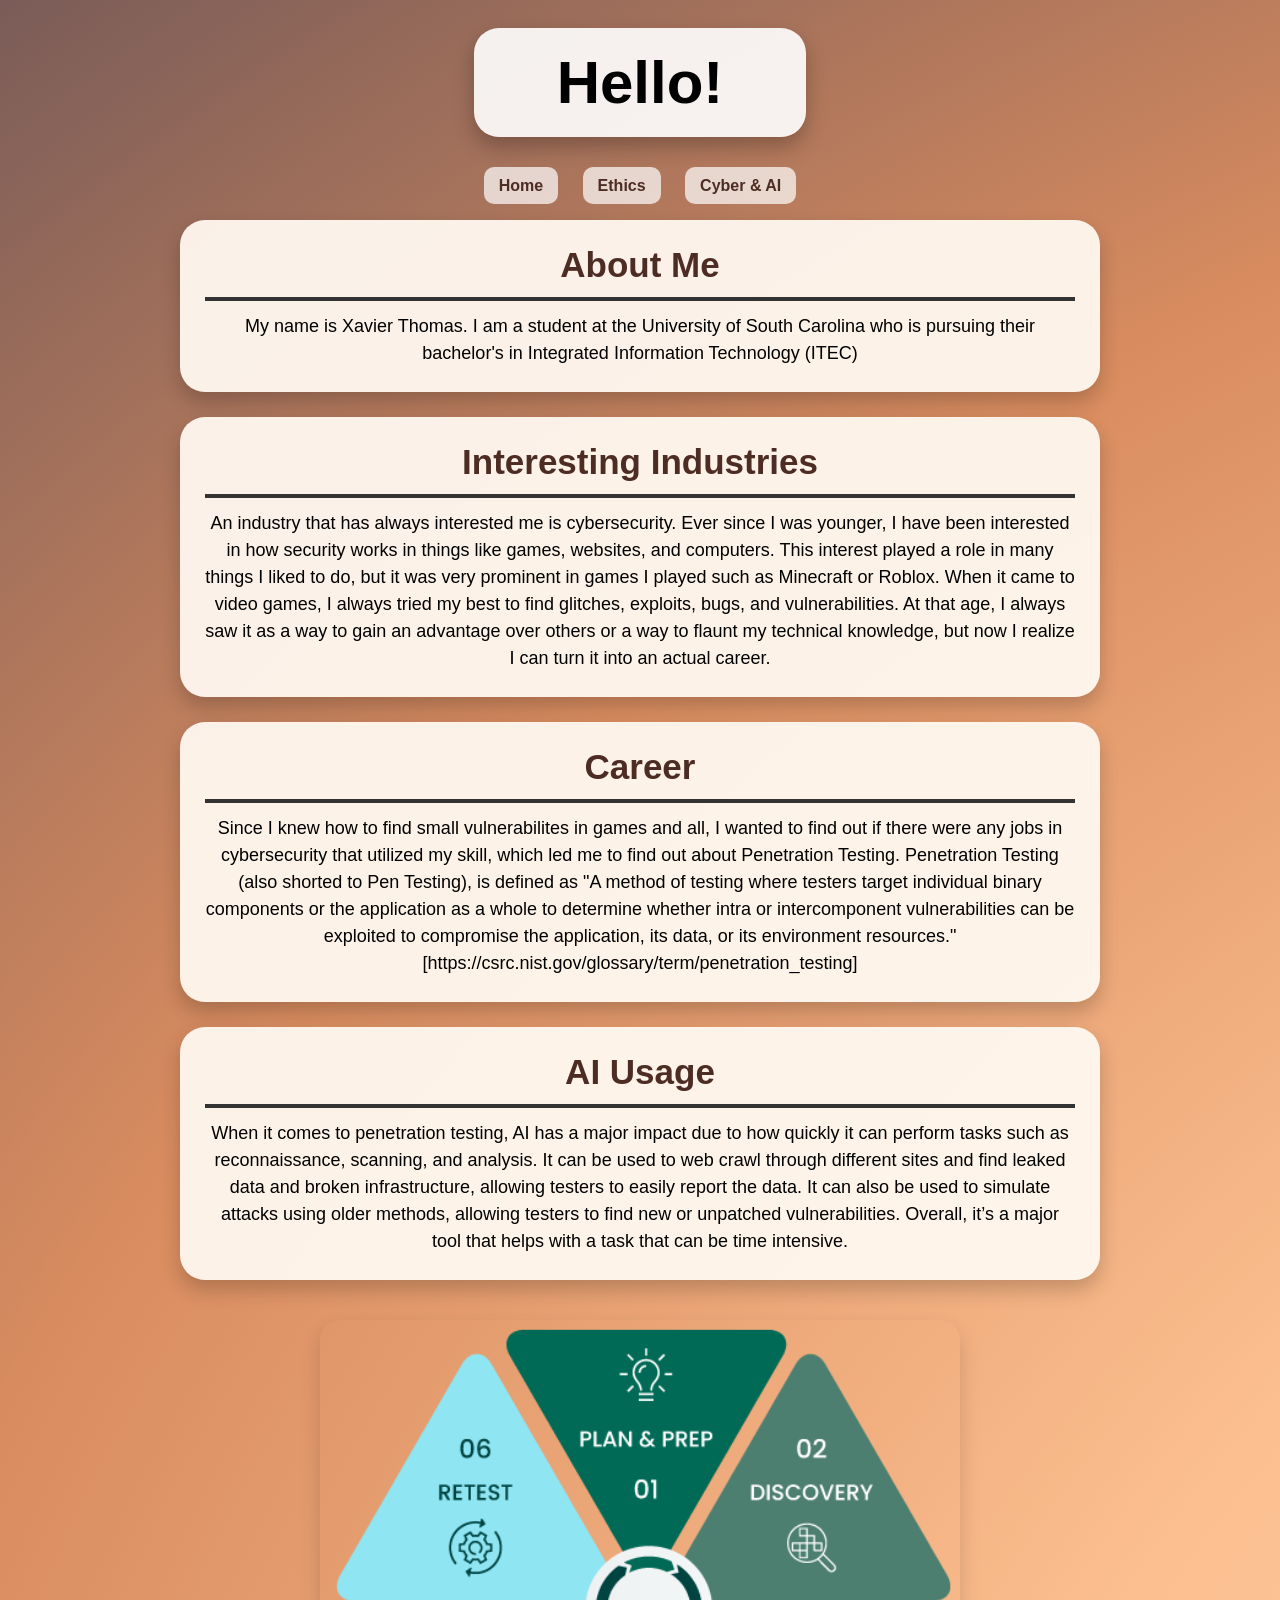
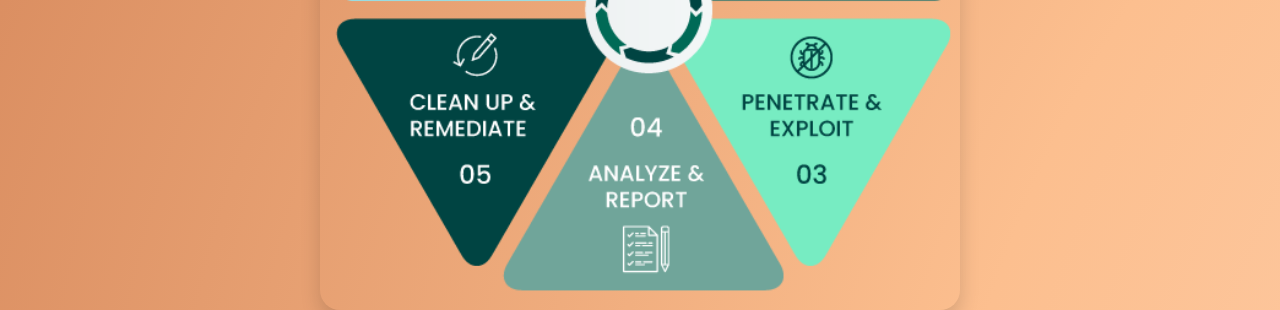
<file: index.html>
<!DOCTYPE html>
<html>
    <head>
        <title>Xavier Thomas</title>
        <link rel="stylesheet" href="styles.css">
    </head>


<body>
    
    <header>

        <h1>Hello!</h1>
    <nav>
        
    <a href="index.html">Home</a>
    <a href="ethics.html">Ethics</a>
    <a href="cyber-AI.html">Cyber & AI</a>
    </nav>

    </header>
    <main></main>

        <div class="container">
<div class="about">
    <h2><strong>About Me</strong></h2>
    <hr>
    <p>My name is Xavier Thomas. I am a student at the University of South Carolina who is pursuing their bachelor's in Integrated Information Technology (ITEC)</p>
</div>

<div class="industry">
    <h2><strong>Interesting Industries</strong></h2>
    <hr>
        <p>An industry that has always interested me is cybersecurity. Ever since I was younger, I have been interested in how security works in things like games, websites, and computers. 
            This interest played a role in many things I liked to do, but it was very prominent in games I played such as Minecraft or Roblox. 
            When it came to video games, I always tried my best to find glitches, exploits, bugs, and vulnerabilities. 
            At that age, I always saw it as a way to gain an advantage over others or a way to flaunt my technical knowledge, but now I realize I can turn it into an actual career. </p>
</div>
        
<div class = "career">
     <h2><strong>Career</strong></h2>
        <hr>     
    <p>Since I knew how to find small vulnerabilites in games and all, I wanted to find out if there were any jobs in cybersecurity 
that utilized my skill, which led me to find out about Penetration Testing. Penetration Testing (also shorted to Pen Testing), is
defined as "A method of testing where testers target individual binary components or the application as a whole to determine whether intra or intercomponent 
vulnerabilities can be exploited to compromise the application, its data, or its environment resources." [https://csrc.nist.gov/glossary/term/penetration_testing]</p>
</div>

<div class="effect">
    <h2><strong>AI Usage</strong></h2>
    <hr>
        <p>When it comes to penetration testing, AI has a major impact due to how quickly it can perform tasks such as reconnaissance, scanning, and analysis. 
            It can be used to web crawl through different sites and find leaked data and broken infrastructure, allowing testers to easily report the data. 
            It can also be used to simulate attacks using older methods, allowing testers to find new or unpatched vulnerabilities. 
            Overall, it’s a major tool that helps with a task that can be time intensive.</p>
        </div>

        </div>
    </main>
</body>
</html>

    <img src="Cybersecurity.png" alt="Cybersecurity">
</file>
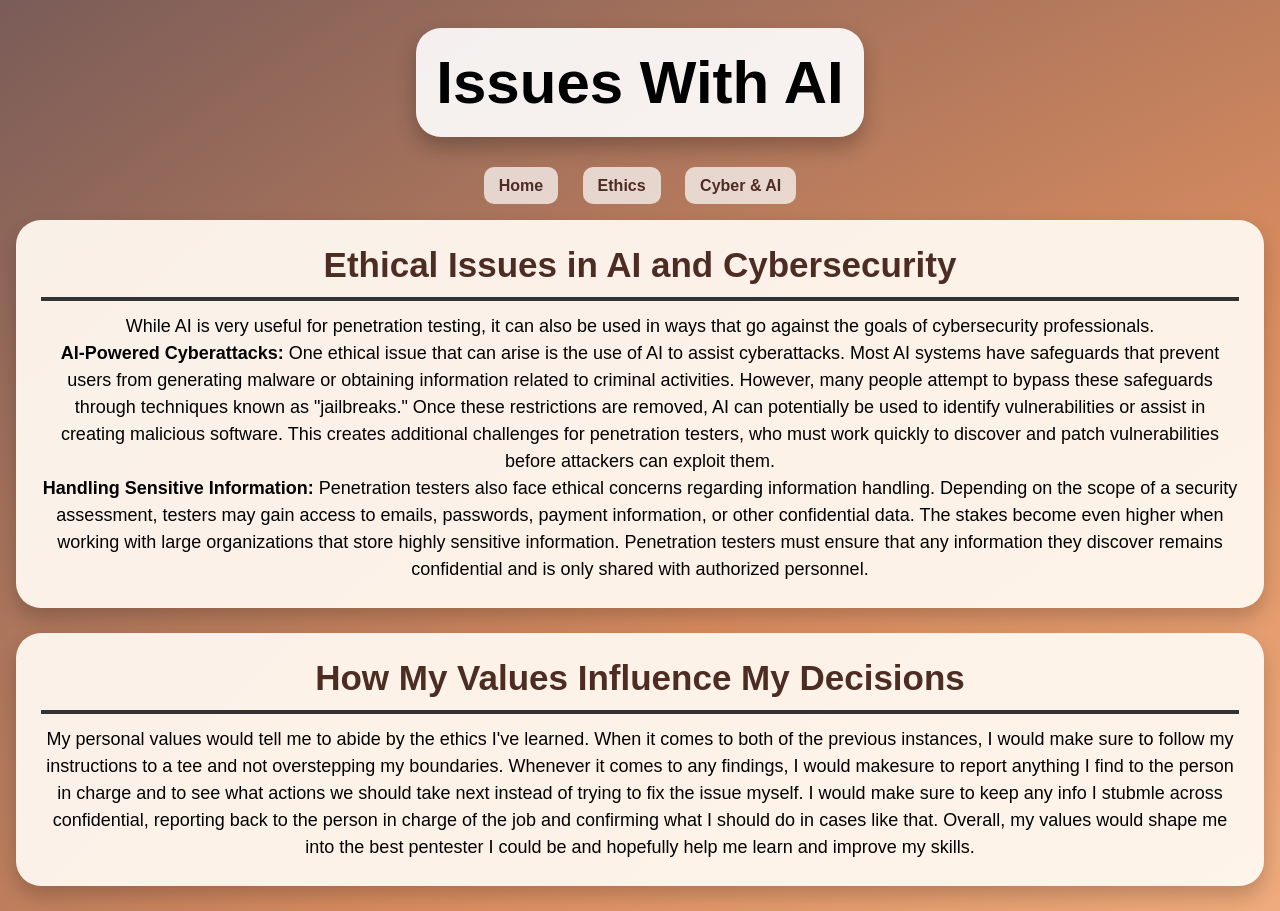
<file: cyber-AI.html>
<!DOCTYPE html>
<html>
    <head>
        <title>Xavier Thomas</title>
        <link rel="stylesheet" href="styles.css">
    </head>


<body>
    <header>
        <h1>Issues With AI</h1>
<nav>
    <a href="index.html">Home</a>
    <a href="ethics.html">Ethics</a>
    <a href="cyber-AI.html">Cyber & AI</a>
</nav>

    </header>

    <main>

        <div class="about">
    <h2><strong>Ethical Issues in AI and Cybersecurity</strong></h2>
    <hr>

    <p>
        While AI is very useful for penetration testing, it can also be used in ways
        that go against the goals of cybersecurity professionals.
    </p>

    <p>
        <strong>AI-Powered Cyberattacks:</strong> One ethical issue that can arise is
        the use of AI to assist cyberattacks. Most AI systems have safeguards that
        prevent users from generating malware or obtaining information related to
        criminal activities. However, many people attempt to bypass these safeguards
        through techniques known as "jailbreaks." Once these restrictions are removed,
        AI can potentially be used to identify vulnerabilities or assist in creating
        malicious software. This creates additional challenges for penetration testers,
        who must work quickly to discover and patch vulnerabilities before attackers
        can exploit them.
    </p>

    <p>
        <strong>Handling Sensitive Information:</strong> Penetration testers also face
        ethical concerns regarding information handling. Depending on the scope of a
        security assessment, testers may gain access to emails, passwords, payment
        information, or other confidential data. The stakes become even higher when
        working with large organizations that store highly sensitive information.
        Penetration testers must ensure that any information they discover remains
        confidential and is only shared with authorized personnel.
    </p>
</div>

<div class="industry">
    <h2><strong>How My Values Influence My Decisions</strong></h2>
    <hr>
    <p>My personal values would tell me to abide by the ethics I've learned. When it comes to both of the previous instances, I would make sure to follow my instructions to a tee and not overstepping my boundaries. Whenever it comes to any findings, I would makesure to
 report anything I find to the person in charge and to see what actions we should take next instead of trying to fix the issue myself. I would make sure to keep any info I stubmle across confidential, reporting back to the person in charge of the job and confirming what I should do in cases like that. Overall, my values would shape me into the best pentester I could be and hopefully help me learn and improve my skills.
</p>
</div>


        </div>
    </main>
</body>
</html>
</file>
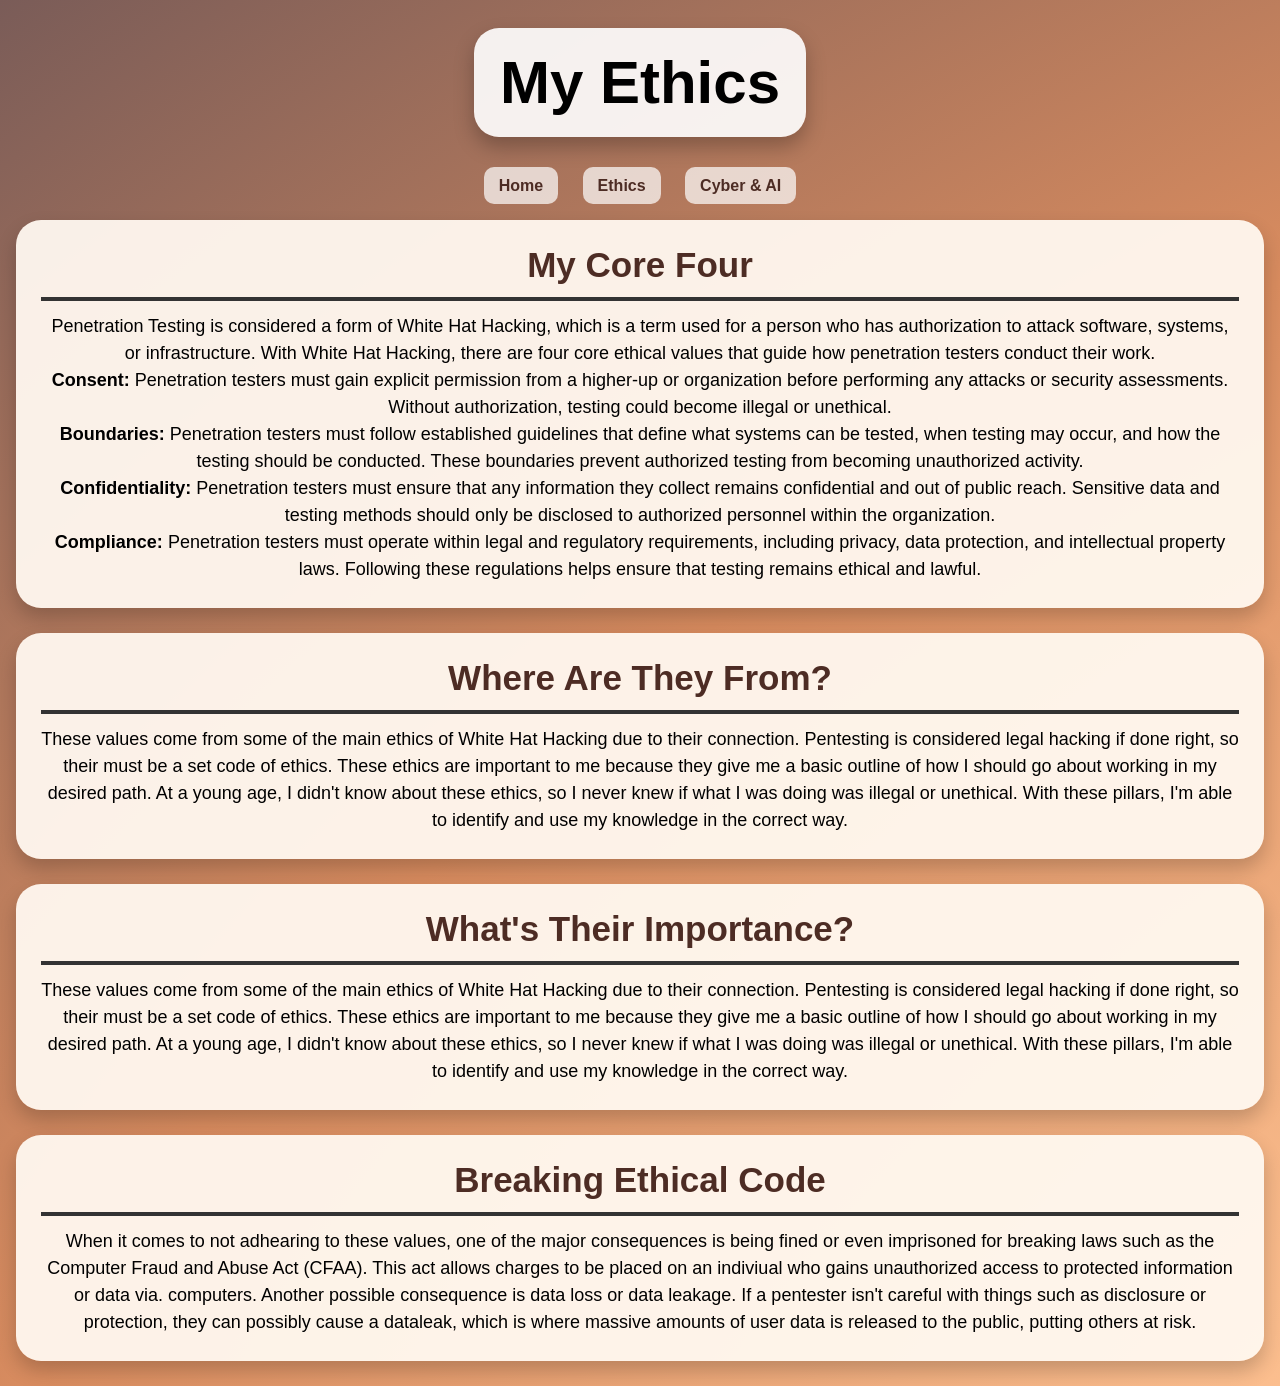
<file: ethics.html>
<!DOCTYPE html>
<html>
    <head>
        <title>Xavier Thomas</title>
        <link rel="stylesheet" href="styles.css">
    </head>


<body>
    <header>
        <h1>My Ethics</h1>
        
        <nav>
    <a href="index.html">Home</a>
    <a href="ethics.html">Ethics</a>
    <a href="cyber-AI.html">Cyber & AI</a>
</nav>
        
    </header>

    <main>

       <div class="about">
    <h2><strong>My Core Four</strong></h2>
    <hr>

    <p>
        Penetration Testing is considered a form of White Hat Hacking, which is a term used
        for a person who has authorization to attack software, systems, or infrastructure.
        With White Hat Hacking, there are four core ethical values that guide how penetration
        testers conduct their work.
    </p>

    <p>
        <strong>Consent:</strong> Penetration testers must gain explicit permission from a
        higher-up or organization before performing any attacks or security assessments.
        Without authorization, testing could become illegal or unethical.
    </p>

    <p>
        <strong>Boundaries:</strong> Penetration testers must follow established guidelines
        that define what systems can be tested, when testing may occur, and how the testing
        should be conducted. These boundaries prevent authorized testing from becoming
        unauthorized activity.
    </p>

    <p>
        <strong>Confidentiality:</strong> Penetration testers must ensure that any information
        they collect remains confidential and out of public reach. Sensitive data and testing
        methods should only be disclosed to authorized personnel within the organization.
    </p>

    <p>
        <strong>Compliance:</strong> Penetration testers must operate within legal and
        regulatory requirements, including privacy, data protection, and intellectual
        property laws. Following these regulations helps ensure that testing remains ethical
        and lawful.
    </p>
</div>

<div class="industry">
    <h2><strong>Where Are They From?</strong></h2>
    <hr>

        <p>These values come from some of the main ethics of White Hat Hacking due to their connection. Pentesting is considered
legal hacking if done right, so their must be a set code of ethics. These ethics are important to me because they give me a basic outline of how I should go about working in my 
desired path. At a young age, I didn't know about these ethics, so I never knew if what I was doing was illegal or unethical. With these pillars,
I'm able to identify and use my knowledge in the correct way.</p>
</div>
        
<div class = "career">
     <h2>What's Their Importance?</h2>
        <hr>     
    <p>These values come from some of the main ethics of White Hat Hacking due to their connection. Pentesting is considered
legal hacking if done right, so their must be a set code of ethics. These ethics are important to me because they give me a basic outline of how I should go about working in my 
desired path. At a young age, I didn't know about these ethics, so I never knew if what I was doing was illegal or unethical. With these pillars,
I'm able to identify and use my knowledge in the correct way.</p>
</div>

<div class="effect">
    <h2><strong>Breaking Ethical Code</strong></h2>
    <hr>
        <p>When it comes to not adhearing to these values, one of the major consequences is being fined or
even imprisoned for breaking laws such as the Computer Fraud and Abuse Act (CFAA). This act allows charges to be placed on an indiviual who gains unauthorized
access to protected information or data via. computers. Another possible consequence is data loss or data leakage. If a pentester isn't careful with things such
as disclosure or protection, they can possibly cause a dataleak, which is where massive amounts of user data is released to the public, putting others at risk.
</p>
        </div>

        </div>
    </main>
</body>
</html>
</file>
<file: styles.css>
/* I learned how to make the following code by using Leanne R's Tutorial on YouTube. */

:root {
    --cream: #fff8f0;
    --peach: #ffd6ba;
    --apricot: #fcbf8f;
    --terracotta: #d98c5f;
    --cocoa: #7a5c58;
}

* {
    box-sizing: border-box;
    margin: 0;
    padding: 0;
}

html,
body {
    height: 100%;
}

body {
    background-color: var(--cream);
    background-image: radial-gradient(
        var(--cream),
        var(--peach),
        var(--apricot),
        var(--terracotta),
        var(--cocoa)
    );

    min-height: 100vh;
    background-size: 500% 500%;
    animation: move 8s alternate infinite;

    font-family: Arial, Helvetica, sans-serif;
    padding: 28px 16px;

    display: flex;
    flex-direction: column;
    align-items: center;

    color: #000;
}

@keyframes move {
    from {
        background-position: 0%;
    }

    to {
        background-position: 100% 100%;
    }
}

h1 {
    font-size: 60px;
    font-weight: 700;
    text-align: center;
    margin-bottom: 40px;

    background: rgba(255, 255, 255, 0.9);
    border-radius: 25px;
    padding: 20px;

    box-shadow: 0 10px 20px rgba(0, 0, 0, 0.25);
}

hr {
    border:#4d2c24; 
    height: 4px;
    background: #333;
    margin: 12px 0;
}

.container {
    max-width: 920px;
    width: 100%;
}

.about,
.industry,
.career,
.effect {
    background: rgba(255, 248, 240, 0.95);

    border-radius: 25px;
    padding: 25px;
    margin-bottom: 25px;

    box-shadow: 0 10px 20px rgba(0, 0, 0, 0.2);
}

.about h2,
.industry h2,
.career h2,
.effect h2 {
    margin-bottom: 10px;
    color: #4d2c24;
    font-size: 35px;
    text-align: center;
}

.about p,
.industry p,
.career p,
.effect p {
    color: #000000;
    line-height: 1.5;
    text-align: center;
    font-size: large;
}

img {
    display: block;
    margin: 15px auto;

    width: 100%;
    max-width: 640px;
    height: auto;

    border-radius: 20px;

    box-shadow: 0 10px 20px rgba(0, 0, 0, 0.15);
}

nav {
    text-align: center;
    margin-bottom: 25px;
}

nav a {
    text-decoration: none;
    color: #4d2c24;
    font-weight: bold;

    margin: 0 10px;
    padding: 10px 15px;

    background: rgba(255, 255, 255, 0.7);
    border-radius: 10px;

    transition: 0.2s;
}

nav a:hover {
    background: rgba(255, 255, 255, 0.95);
}
</file>
